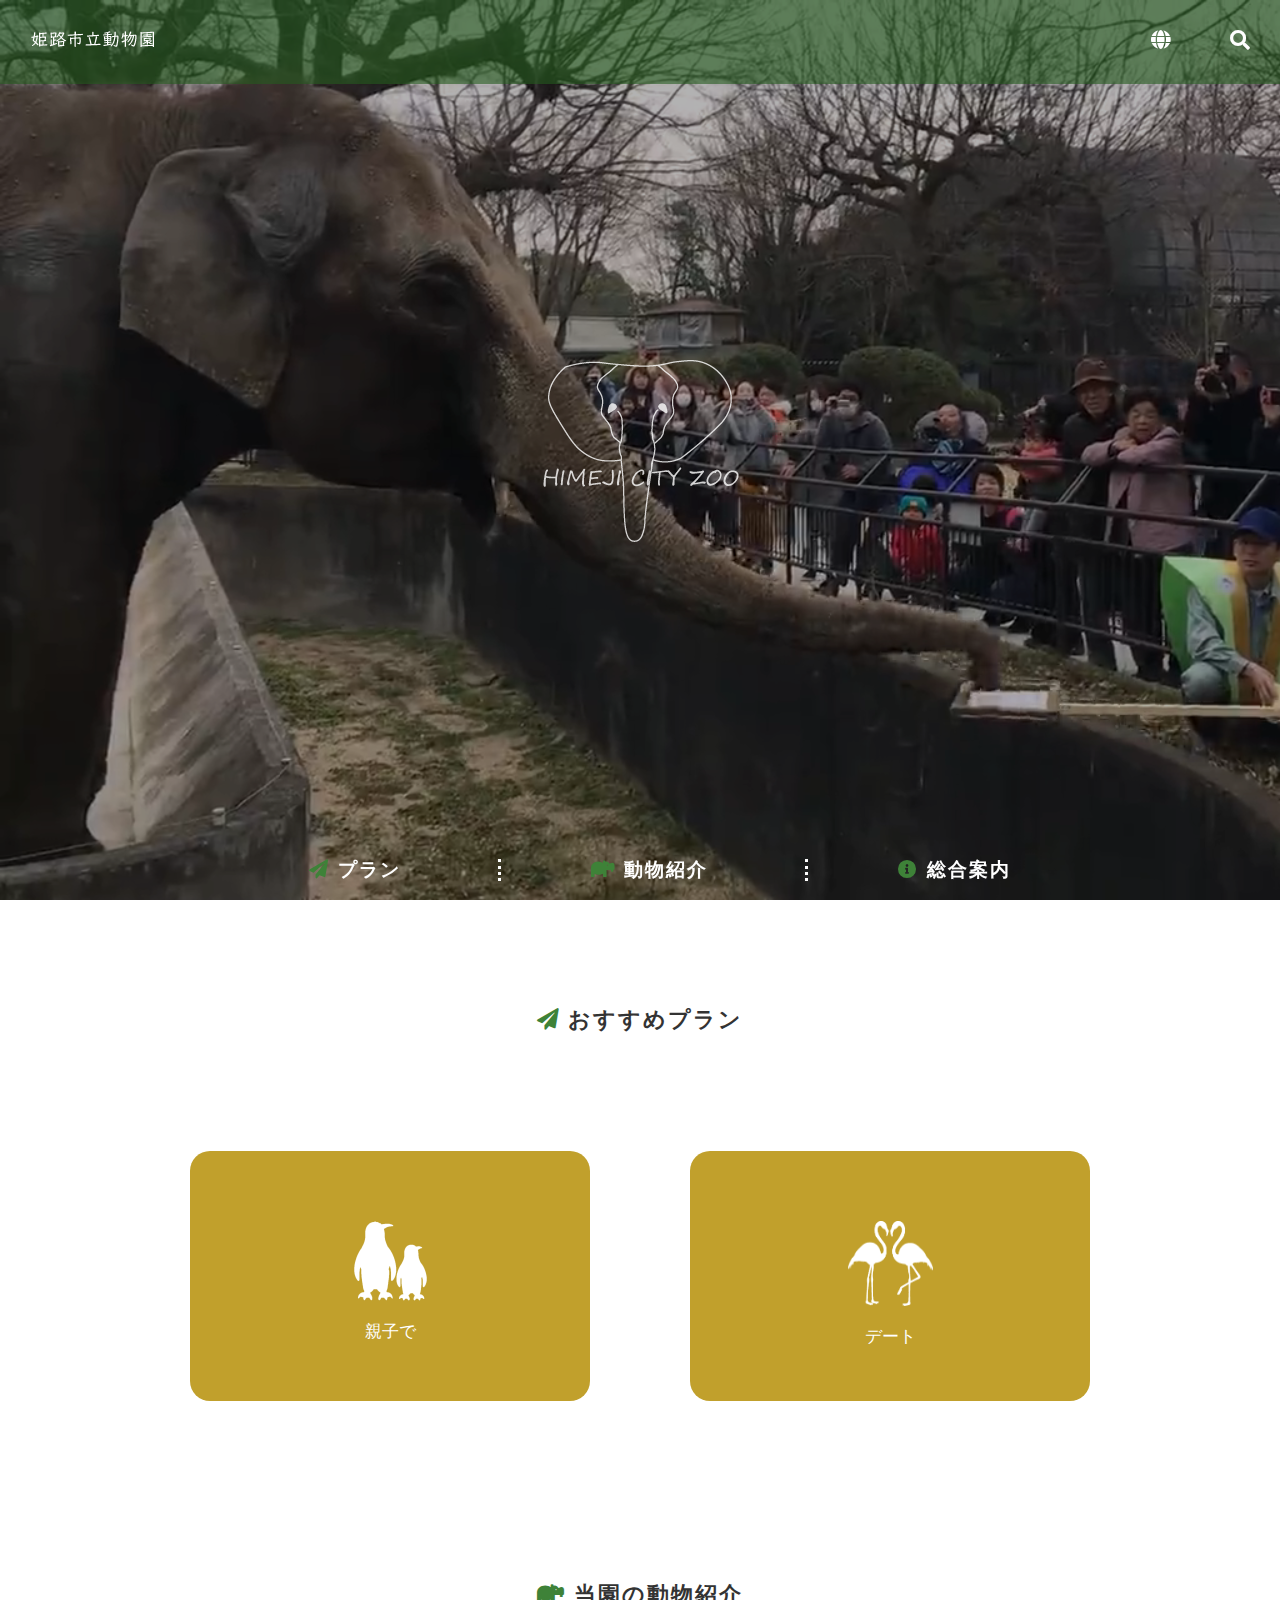
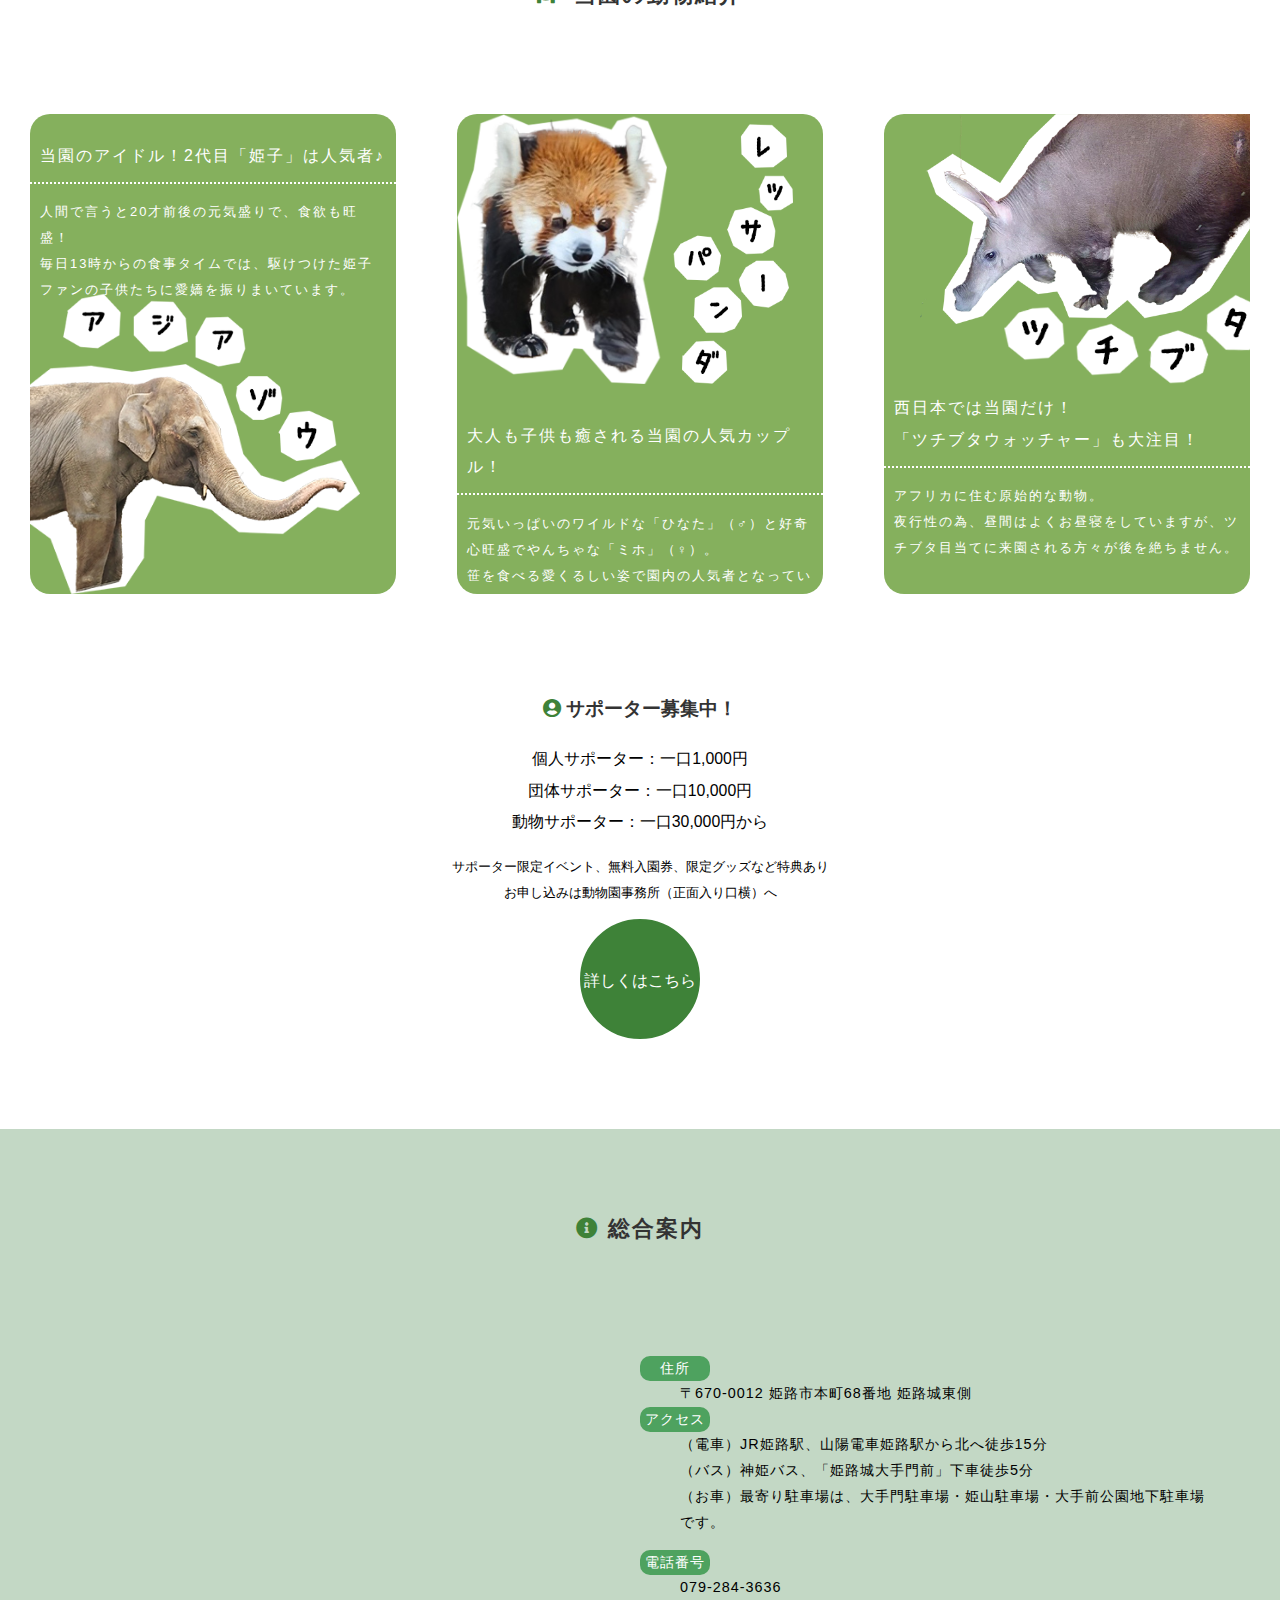
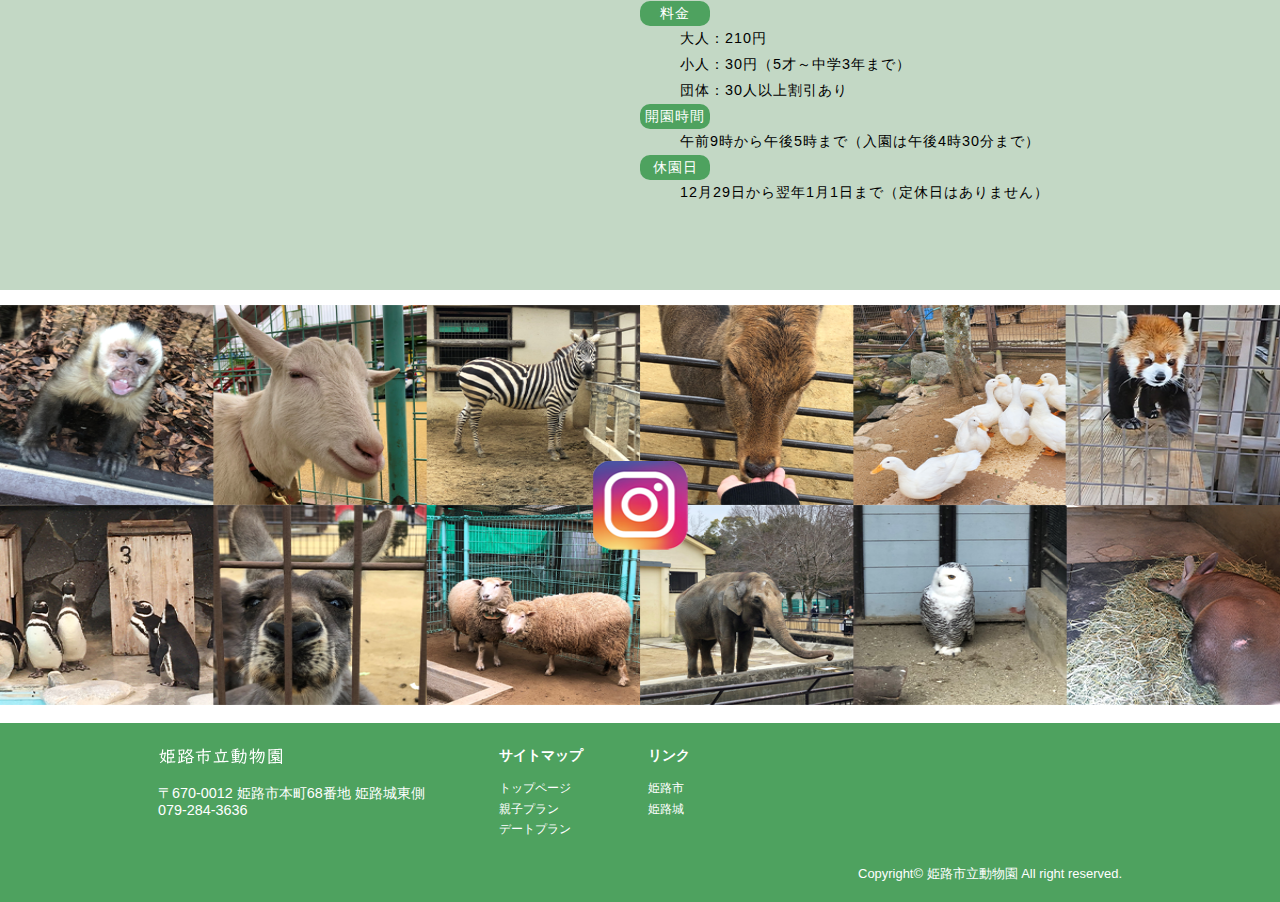
<file: public/index.html>
<!doctype html>
<html lang="ja">
<head>
	<meta charset="utf-8">
	<meta name="viewport" content="width=device-width, initial-scale=1.0, minimum-scale=1.0">
	<title>姫路市立動物園</title>
	<link href="css/normalize.css" rel="stylesheet" type="text/css">
	<link href="css/style.css" rel="stylesheet" type="text/css">
	<link href="https://use.fontawesome.com/releases/v5.6.1/css/all.css" rel="stylesheet">
</head>

<body>
<!-- header -->
	<header class="mainHeader"><!-- flex -->
		<a href="#"><img class="siteTitle" src="img/title.png" alt="タイトル画像"></a>
		<div class="wrap"><!-- flex -->
			<div class="lang">
				<a href="#"><i class="fas fa-globe logo"></i></a>
			</div>
			<div class="search">
				<a href="#"><i class="fas fa-search logo"></i></a>
			</div>
		</div>
	</header>
	
<!-- mainvideo -->
	<div class="topVisualWrap">
			
			<video class="v" src="img/topvideo_720.mp4" autoplay="" loop="" muted="" playsinline="" width="100%"></video>
			<span class="bg"></span>
			<img class="img" src="img/sitelogo.png" alt="タイトル画像">
		
		<!-- menubar -->
		<div class="menuBar">
			<ul>
				<li><a href="#situationPlan"><i class="fas fa-paper-plane icon"></i> プラン</a></li>
				<li><a href="#animalIntroduction"><i class="fas fa-hippo icon"></i> 動物紹介</a></li>
				<li><a href="#infomation"><i class="fas fa-info-circle icon"></i> 総合案内</a></li>
			</ul>
		</div>
	</div>
	


<!-- situation -->
	<div class="situationWrap" id="situationPlan">
		<h2 class="subTitle"><i class="fas fa-paper-plane icon"></i> おすすめプラン</h2>
		<ul>
			<li class="link1 focus">
				<a href="family.html" class="titleWrap">
					<img src="img/family.png" alt="親子" width="80px" height="80px">
					<p class="title">親子で</p>
				</a>
			</li>
			<li class="link2 focus">
				<a href="couple.html" class="titleWrap">
				<img src="img/couple.png" alt="デート" width="85px" height="85px">
				<p class="title">デート</p></a>
			</li>
		</ul>
	</div>

<!-- animal -->
	<div class="animalContent" id="animalIntroduction">
		<h2 class="subTitle"><i class="fas fa-hippo icon"></i> 当園の動物紹介</h2>
		<div class="container">
			<div class="wrap">
				
				<p class="title">当園のアイドル！2代目「姫子」は人気者♪</p>
				<p class="text">人間で言うと20才前後の元気盛りで、食欲も旺盛！<br>
				   毎日13時からの食事タイムでは、駆けつけた姫子ファンの子供たちに愛嬌を振りまいています。</p>
				<a href="#">
					<img class="azia" src="img/himeko2.png" alt="アジアゾウ" width="300px" height="auto">
					<img class="elephant" src="img/himeko.png" alt="動物1" width="330px" height="230px"></a>
			</div>
			<div class="wrap">
				<a href="#">
					<img src="img/ressa-panda2.png" alt="動物2" width="210px" height="270px">
					<img src="img/ressa-panda3.png" alt="動物2" width="120px" height="260px">
				</a>
				<p class="title">大人も子供も癒される当園の人気カップル！</p>
				<p class="text">元気いっぱいのワイルドな「ひなた」（♂）と好奇心旺盛でやんちゃな「ミホ」（♀）。<br>笹を食べる愛くるしい姿で園内の人気者となっています。</p>
			</div>
			<div class="wrap">
				<a href="#">
					<img class="pig" src="img/tutibuta.png" alt="動物3" width="330px" height="210px">
					<img class="tutibuta" src="img/tutibuta2.png" alt="動物3" width="260px" height="90px">
				</a>
				<div class="pigWrap">
					<p class="title">西日本では当園だけ！<br>「ツチブタウォッチャー」も大注目！</p>
					<p class="text">アフリカに住む原始的な動物。<br>
					                夜行性の為、昼間はよくお昼寝をしていますが、ツチブタ目当てに来園される方々が後を絶ちません。</p>
				</div>
			</div>
		</div>
	</div>
	<div class="support">
			<div class="supportWrap">
				<h2 class="title"><i class="fas fa-user-circle icon"></i> サポーター募集中！</h2>
				
				<dl>
					<dt>個人サポーター：一口1,000円</dt><dd></dd>
					<dt>団体サポーター：一口10,000円</dt><dd></dd>
					<dt>動物サポーター：一口30,000円から</dt><dd></dd>
				</dl>
				<p class="text">サポーター限定イベント、無料入園券、限定グッズなど特典あり<br>
				お申し込みは動物園事務所（正面入り口横）へ</p>
				<a href="#" class="btn-circle-border-simple">詳しくはこちら</a>
			</div>
	</div>
<!-- infomation -->
	<div class="infoWrap" id="infomation">
		<h2 class="subTitle"><i class="fas fa-info-circle icon"></i> 総合案内</h2>
		<div class="inner">
			<div class="left">
				<iframe src="https://www.google.com/maps/embed?pb=!1m18!1m12!1m3!1d3274.7574278163897!2d134.69295991472868!3d34.83719098039965!2m3!1f0!2f0!3f0!3m2!1i1024!2i768!4f13.1!3m3!1m2!1s0x3554e004eb00f9e5%3A0x6678f9c86c5616e3!2z5aer6Lev5biC56uLIOWLleeJqeWckg!5e0!3m2!1sja!2sjp!4v1580966322001!5m2!1sja!2sjp" width="400" height="300" frameborder="0" style="border:0;" allowfullscreen=""></iframe>
			</div>
			<div class="right">
				<dl>
				<dt class="green">住所</dt>
				<dd>〒670-0012 姫路市本町68番地 姫路城東側</dd>
				<dt class="green">アクセス</dt>
				<dd>（電車）JR姫路駅、山陽電車姫路駅から北へ徒歩15分<br>
				（バス）神姫バス、「姫路城大手門前」下車徒歩5分<br>
				（お車）最寄り駐車場は、大手門駐車場・姫山駐車場・大手前公園地下駐車場です。</dd>
				</dl>
				<dl>
				<dt class="green">電話番号</dt>
				<dd>079-284-3636</dd>
					
				<dt class="green">料金</dt>
				<dd>大人：210円<br>
				小人：30円（5才～中学3年まで）<br>
				団体：30人以上割引あり</dd>

				<dt class="green">開園時間</dt>
				<dd>午前9時から午後5時まで（入園は午後4時30分まで）</dd>

				<dt class="green">休園日</dt>
				<dd>12月29日から翌年1月1日まで（定休日はありません）</dd>
				</dl>
			</div>
		</div>
		
	</div>
	<div class="sns">
		<p class="snsWrap"><img src="img/insta3.png" alt="" width="1024px" height="300px"></p>
		
	</div>
	

<!-- footer -->
	<footer class="mainFooter cf">
            <div class="footerInner">
                <div class="info">
                    <p><a href="#"><img src="img/footer_logo.png" alt="タイトル画像"></a></p>
                    <p>〒670-0012 姫路市本町68番地 姫路城東側<br>079-284-3636</p>
                </div>
                <div class="sitemap">
                    <p><span class="bold">サイトマップ</span></p>
                    <ul>
                        <li><a href="https://www.city.himeji.lg.jp/">トップページ</a></li>
                        <li><a href="https://www.city.himeji.lg.jp/castle/index.html">親子プラン</a></li>
                        <li><a href="https://www.city.himeji.lg.jp/castle/index.html">デートプラン</a></li>
                    </ul>
                </div>
                <div class="link">
                    <p><span class="bold">リンク</span></p>
                    <ul>
                        <li><a href="https://www.city.himeji.lg.jp/">姫路市</a></li>
                        <li><a href="https://www.city.himeji.lg.jp/castle/index.html">姫路城</a></li>
                    </ul>
                </div>
                <p class="copy">Copyright&copy; 姫路市立動物園 All right reserved.</p>
            </div>
            
        </footer>
</body>
</html>
</file>
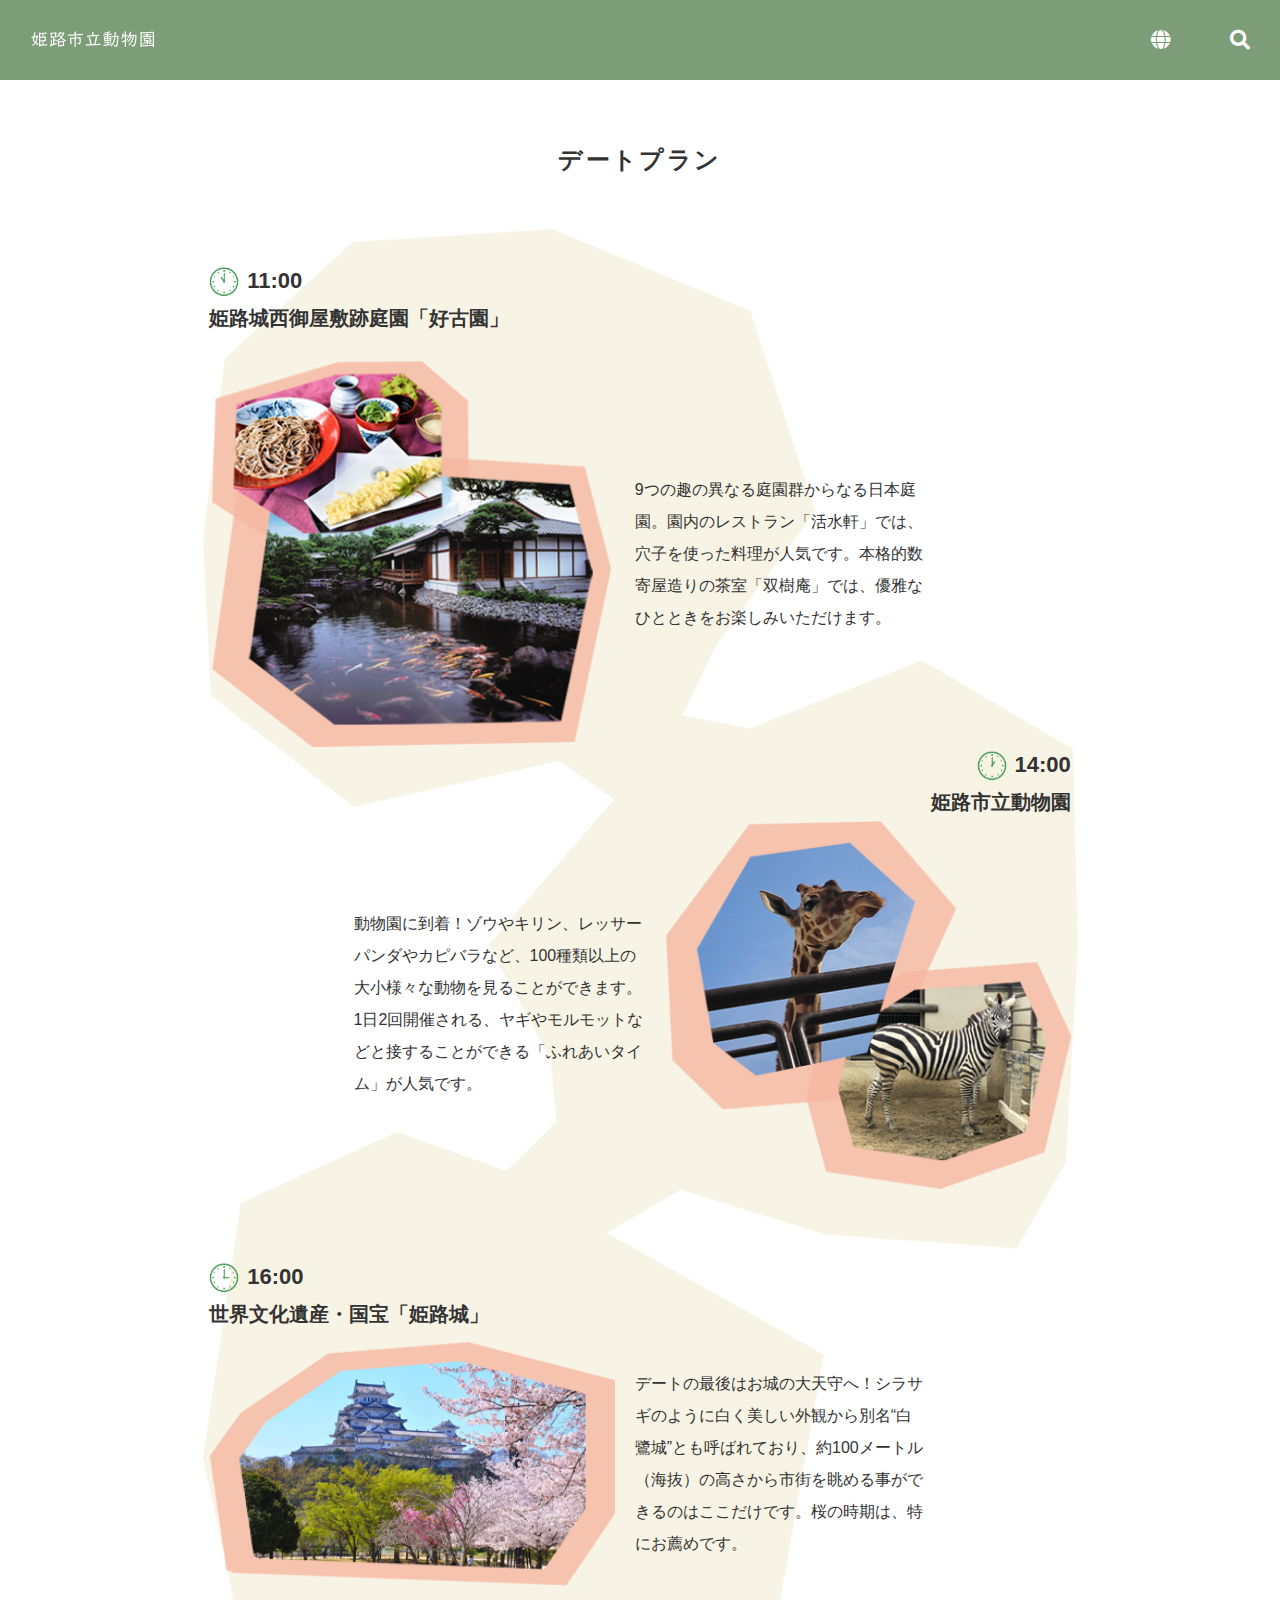
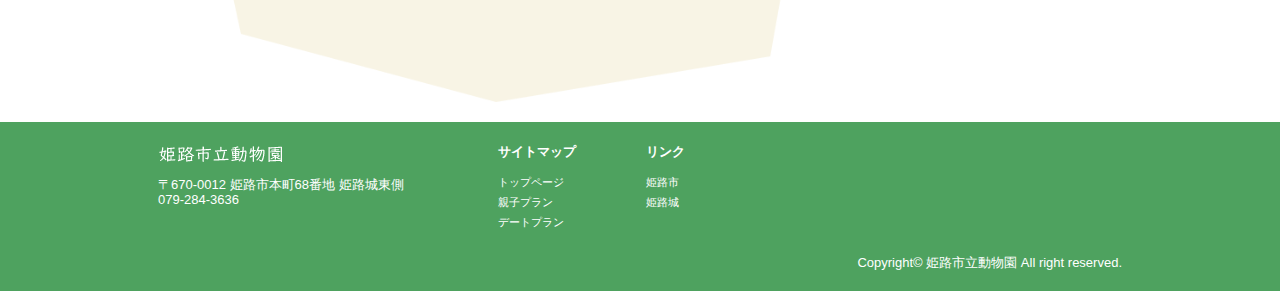
<file: public/couple.html>
<!doctype html>
<html>
    <head>
        <meta charset="utf-8">
        <meta name="viewport" content="width=device-width, initial-scale=1.0, minimum-scale=1.0">
        <link href="https://use.fontawesome.com/releases/v5.6.1/css/all.css" rel="stylesheet">
        <link rel="stylesheet" href="css/normalize.css">
        <link rel="stylesheet" href="css/micro-clearfix.css">
        <link rel="stylesheet" href="css/header_and_footer.css">
        <link rel="stylesheet" href="css/plan.css">
        <title>デートプラン</title>
    </head>

    <body>
        <!-- header -->
        <header class="mainHeader">
            <a href="index.html"><img class="siteTitle" src="img/title.png" alt="タイトル画像"></a>
            <div class="wrap">
                <div class="lang">
                    <a href="#"><i class="fas fa-globe logo"></i></a>
                </div>
                <div class="search">
                    <a href="#"><i class="fas fa-search logo"></i></a>
                </div>
            </div>
        </header>

        <!-- planWrap -->
        <div class="planWrap">
            <h1 class="planTitle">デートプラン</h1>
            <div class="scheduleWrap cf">
                <div class="scheduleItem item1">
                    <h2 class="time">11:00</h2>
                    <p class="placeName">姫路城西御屋敷跡庭園「好古園」</p>
                    <p class="photo"><img src="img/couple_img_01.png" alt=""></p>
                    <p class="article">9つの趣の異なる庭園群からなる日本庭園。園内のレストラン「活水軒」では、穴子を使った料理が人気です。本格的数寄屋造りの茶室「双樹庵」では、優雅なひとときをお楽しみいただけます。</p>
                </div>
                <div class="scheduleItem item2 couple-item2">
                    <h2 class="time">14:00</h2>
                    <p class="placeName">姫路市立動物園</p>
                    <div class="replace">
                        <p class="photo"><img src="img/couple_img_02.png" alt=""></p>
                        <p class="article">動物園に到着！ゾウやキリン、レッサーパンダやカピバラなど、100種類以上の大小様々な動物を見ることができます。1日2回開催される、ヤギやモルモットなどと接することができる「ふれあいタイム」が人気です。</p>
                    </div>
                </div>
                <div class="scheduleItem item3 couple-item3">
                    <h2 class="time">16:00</h2>
                    <p class="placeName">世界文化遺産・国宝「姫路城」</p>
                    <p class="photo"><img src="img/couple_img_03.png" alt=""></p>
                    <p class="article">デートの最後はお城の大天守へ！シラサギのように白く美しい外観から別名“白鷺城”とも呼ばれており、約100メートル（海抜）の高さから市街を眺める事ができるのはここだけです。桜の時期は、特にお薦めです。</p>
                </div>
            </div>
		</div>

        <!-- footer -->
        <footer class="mainFooter cf">
            <div class="footerInner">
                <div class="info">
                    <p><a href="index.html"><img src="img/footer_logo.png" alt="タイトル画像"></a></p>
                    <p>〒670-0012 姫路市本町68番地 姫路城東側<br>079-284-3636</p>
                </div>
                <div class="sitemap">
                    <p><span class="bold">サイトマップ</span></p>
                    <ul>
                        <li><a href="index.html">トップページ</a></li>
                        <li><a href="family.html">親子プラン</a></li>
                        <li><a href="couple.html">デートプラン</a></li>
                    </ul>
                </div>
                <div class="link">
                    <p><span class="bold">リンク</span></p>
                    <ul>
                        <li><a href="https://www.city.himeji.lg.jp/">姫路市</a></li>
                        <li><a href="https://www.city.himeji.lg.jp/castle/index.html">姫路城</a></li>
                    </ul>
                </div>
                <p class="copy">Copyright&copy; 姫路市立動物園 All right reserved.</p>
            </div>
        </footer>
    </body>
</html>
</file>
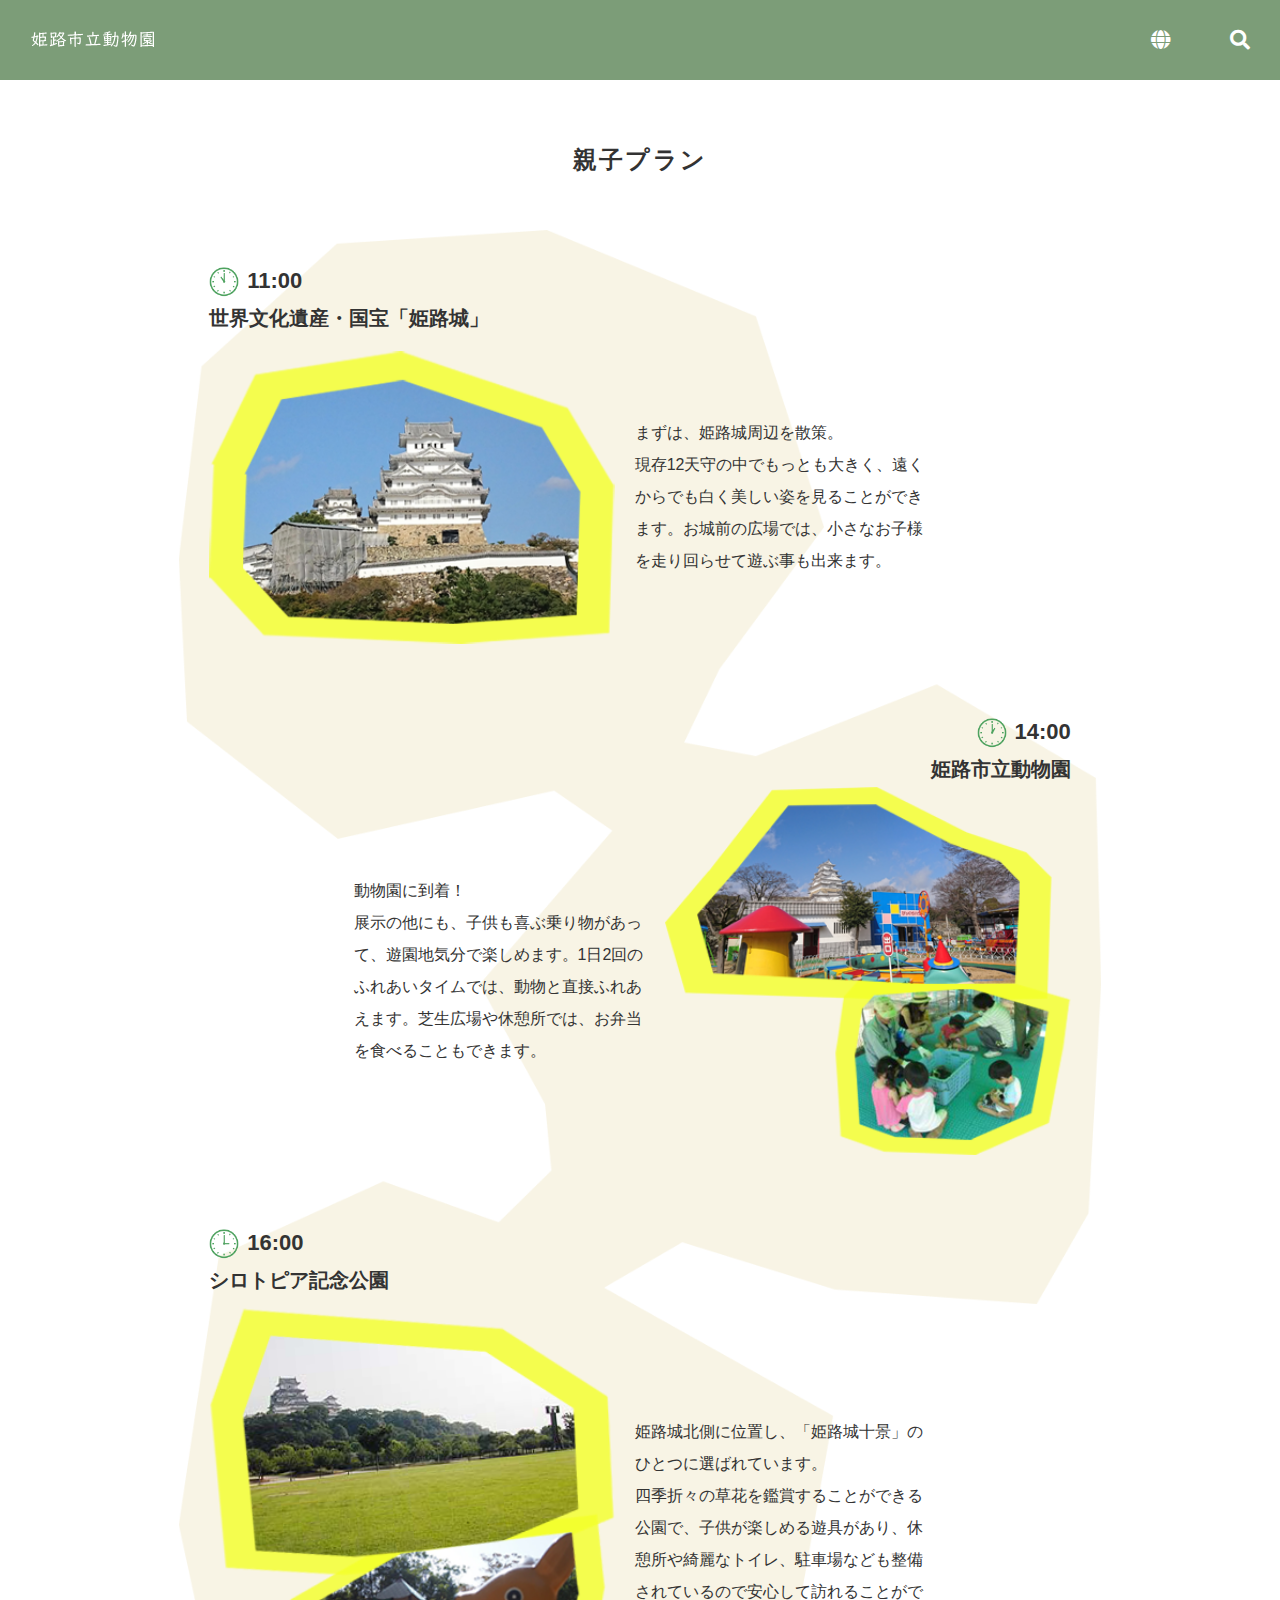
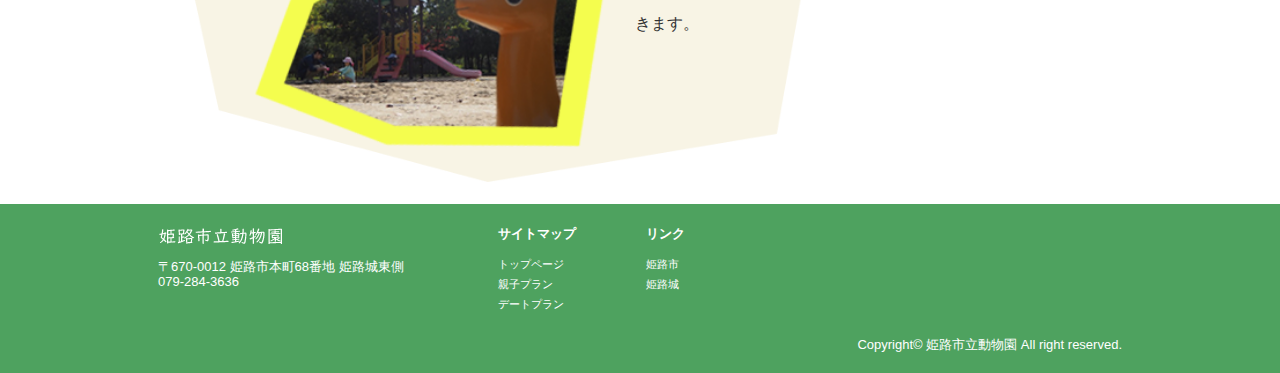
<file: public/family.html>
<!doctype html>
<html>
    <head>
        <meta charset="utf-8">
        <meta name="viewport" content="width=device-width, initial-scale=1.0, minimum-scale=1.0">
        <link href="https://use.fontawesome.com/releases/v5.6.1/css/all.css" rel="stylesheet">
        <link rel="stylesheet" href="css/normalize.css">
        <link rel="stylesheet" href="css/micro-clearfix.css">
        <link rel="stylesheet" href="css/header_and_footer.css">
        <link rel="stylesheet" href="css/plan.css">
        <title>親子プラン</title>
    </head>

    <body>
        <!-- header -->
        <header class="mainHeader">
            <a href="index.html"><img class="siteTitle" src="img/title.png" alt="タイトル画像"></a>
            <div class="wrap">
                <div class="lang">
                    <a href="#"><i class="fas fa-globe logo"></i></a>
                </div>
                <div class="search">
                    <a href="#"><i class="fas fa-search logo"></i></a>
                </div>
            </div>
        </header>
    
        <!-- planWrap -->
        <div class="planWrap">
            <h1 class="planTitle">親子プラン</h1>
            <div class="scheduleWrap cf">
                <div class="scheduleItem item1">
                    <h2 class="time">11:00</h2>
                    <p class="placeName">世界文化遺産・国宝「姫路城」</p>
                    <p class="photo"><img src="img/family_img_01.png" alt=""></p>
                    <p class="article">まずは、姫路城周辺を散策。<br>現存12天守の中でもっとも大きく、遠くからでも白く美しい姿を見ることができます。お城前の広場では、小さなお子様を走り回らせて遊ぶ事も出来ます。</p>
                </div>
                <div class="scheduleItem item2">
                    <h2 class="time">14:00</h2>
                    <p class="placeName">姫路市立動物園</p>
                    <div class="replace">
                        <p class="photo"><img src="img/family_img_02.png" alt=""></p>
                        <p class="article">動物園に到着！<br>展示の他にも、子供も喜ぶ乗り物があって、遊園地気分で楽しめます。1日2回のふれあいタイムでは、動物と直接ふれあえます。芝生広場や休憩所では、お弁当を食べることもできます。</p>
                    </div>
                </div>
                <div class="scheduleItem item3">
                    <h2 class="time">16:00</h2>
                    <p class="placeName">シロトピア記念公園</p>
                    <p class="photo"><img src="img/family_img_03.png" alt=""></p>
                    <p class="article">姫路城北側に位置し、「姫路城十景」のひとつに選ばれています。<br>四季折々の草花を鑑賞することができる公園で、子供が楽しめる遊具があり、休憩所や綺麗なトイレ、駐車場なども整備されているので安心して訪れることができます。</p>
                </div>
            </div>
        </div>
        
        <!-- footer -->
        <footer class="mainFooter cf">
            <div class="footerInner">
                <div class="info">
                    <p><a href="index.html"><img src="img/footer_logo.png" alt="タイトル画像"></a></p>
                    <p>〒670-0012 姫路市本町68番地 姫路城東側<br>079-284-3636</p>
                </div>
                <div class="sitemap">
                    <p><span class="bold">サイトマップ</span></p>
                    <ul>
                        <li><a href="index.html">トップページ</a></li>
                        <li><a href="family.html">親子プラン</a></li>
                        <li><a href="couple.html">デートプラン</a></li>
                    </ul>
                </div>
                <div class="link">
                    <p><span class="bold">リンク</span></p>
                    <ul>
                        <li><a href="https://www.city.himeji.lg.jp/">姫路市</a></li>
                        <li><a href="https://www.city.himeji.lg.jp/castle/index.html">姫路城</a></li>
                    </ul>
                </div>
                <p class="copy">Copyright&copy; 姫路市立動物園 All right reserved.</p>
            </div>
        </footer>  
    </body>
</html>
</file>
<file: public/css/style.css>
@charset "utf-8";
/* CSS Document */

html{
	font-size: 90%;
}

body{
	font-family:-apple-system,BlinkMacSystemFont,"Helvetica Neue","Hiragino Kaku Gothic ProN","游ゴシック Medium",meiryo,"Droid Sans",sans-serif;
	text-align: center;
}

a:link,a:visited,a:hover,a:active{
	color: #fff;
	text-decoration: none;
}

li{
	list-style: none;
}

/* header */

.mainHeader {
	background-color: rgba(36,92,30,0.6);
	width: 100%;
	position: fixed;
	z-index: 1;
	padding: 0;
	display: flex;
	justify-content: space-between;
}

.mainHeader .wrap{
	display: flex;
}

.mainHeader .logo{
	width: 80px;
	height: 80px;
	font-size: 20px;
	text-align: center;
	padding: 30px;
	color: #fff;
}

.siteTitle{
	padding: 30px;
}

/* mainvideo */

.topVisualWrap{
	width: 100%;
	height: 100vh;
  max-height: 1200px;
	position: relative;
	overflow: hidden;
}

.topVisualWrap img{
	position: absolute;
	left: 0;
	top: 0;
	right: 0;
	bottom: 0;
	margin: auto;
	opacity: 0.8;
}

video{
	 position: absolute;
	  left: 0;
	  width: auto;
	  height: auto;
	  min-width: 100%;
	  min-height: 100%;
	 background-size: cover;
}

.bg{
	position: absolute;
	width: 100%;
	height: 100%;
	top: -100;
	left: 0;
	background: #000;
	background-size: cover;
	opacity: 0.3;
}

/* menubar */
.menuBar{
	position: absolute;
	left: 0;
	right: 0;
	bottom: 0;
	margin: auto;
}

.menuBar ul{
	font-size: 19px;
	font-weight: 600;
	letter-spacing: 2px;
}

.menuBar li{
	display: inline-block;
	padding: 0 100px;
}

.menuBar li+ li {
    border-left: 3px dotted #fff;
}

.menuBar a{
	color: #fff;
}

.icon{
	color: #3E8238;
}

/* situation */

.subTitle{
	text-align: center;
	letter-spacing: 2px;
	color: #333;
	padding-bottom: 50px;
}

.situationWrap{
	padding: 90px;
}

.situationWrap ul{
	padding: 50px;
	display: flex;
	justify-content: center;
}

.situationWrap li{
	width: 450px;
	height: 250px;

}

.situationWrap a{
	display: block;
	border-radius: 20px;
	height: 250px;
	padding: 70px 0;
}

.situationWrap .link1,.link2{
	margin: 0 50px;
	cursor: pointer;
}

.titleWrap .title{
	text-align: center;
	font-size: 1.2rem;
	color: #fff;
}

.situationWrap .link1 a,.link2 a{
	background-color:#C1A02C;
}

.focus:hover{
	opacity: 0.8;
}

/* animal */

.animalContent{
	color: #fff;
	letter-spacing: 2px;
	line-height: 2;
	text-align: left;
}
.container{
	display: flex;
	justify-content: space-between;
	padding: 30px 30px 0;
}

.container .wrap{
	position: relative;
	width: 30%;
	height: 480px;
	background-color:rgba(102,156,52,0.80);
	border-radius: 20px;
}

.azia{
	position: absolute;
	bottom: 10px;
	left: 25px;
}

.elephant{
	position: absolute;
	bottom: 0;
	left: 0;
}

.tutibuta{
	position: absolute;
	top: 180px;
	left: 120px;
}

.wrap .pig{
	position: absolute;
	top: 0;
	right: 0;
}

.pigWrap{
	position: absolute;
	bottom: 20px;
}

.animalContent .title{
	font-size: 1.1rem;
	padding: 10px;
	border-bottom: 2px dotted white;
}

.animalContent .text{
	font-size: 0.9rem;
	padding: 0 10px;
}

/* infomation */
.infoWrap{
	text-align: left;
	padding: 70px;
	letter-spacing: 1px;
	background-color:rgba(56,126,62,0.30)
}

.green{
	width: 70px;
	height: 25px;
	text-align: center;
	color: #fff;
	background-color: #4EA25F;
	border-radius: 10px;
}

.infoWrap h2{
	text-align: center;
	margin-bottom: 50px;
}

.infoWrap .inner{
	display: flex;
	justify-content: space-between;
}

.left{
	padding: 50px;
}

.left,.right{
	width: 50%;
	letter-spacing: 1px;
	line-height: 1.8;
}

h3{
	margin-bottom: 20px;
}

/* support */

.support{
	padding: 30px;
	text-align: center;
	font-size: 1.1rem;
}

.supportWrap{
	padding: 50px;
	line-height: 2;
}

.supportWrap .title{
	color: #333;
	font-size: 1.3rem;
}

.supportWrap .text{
	font-size: 0.9rem;
}

.btn-circle-border-simple {
	 background: #3E8238;
	  display: inline-block;
	  text-decoration: none;
	  color: #000;
	  width: 120px;
	  height: 120px;
	  line-height: 120px;
	  border-radius: 50%;
	  border: solid 2px #3E8238;
	  text-align: center;
	  overflow: hidden;
	  font-weight: 500;
	  transition: .4s;
}

.btn-circle-border-simple:hover {
	background: #C1A02C;
	border: solid 2px #C1A02C;
}

.btn-circle-border-simple a:link{
	color: #333;
}

/* sns */

.snsWrap{

	min-width: 1024px;
}

.sns img{
	width: 100%;
	height: 400px;
	margin: 0;
	padding: 0;
}

/* footer */

.mainFooter{
	width: 100%;
    min-width: 1024px;
	background-color: #4EA25F;
    color: #fff;
	margin: 0;
	padding: 0;
}

.mainFooter .bold {
    font-weight: bold;
}

.footerInner {
    width: 1024px;
    margin: 0 auto;
    padding: 10px 30px;
    text-align: left;
}

.footerInner>* {
    display: inline-block;
    vertical-align: top;
}

.footerInner p {
    /font-size: 1.3rem;
}

.footerInner ul {
    padding: 0;
}

.footerInner li {
    font-size: 0.8rem;
    line-height: 1.8;
}

.footerInner li a:hover {
    text-decoration: underline;
}

.info {
    width: 35%;
	text-align: left;
}

.sitemap {
    width: 15%;
}

.link {
    width: 15%;
}

.copy {
    width: 100%;
    margin-bottom: 10px;
    text-align: right;
    font-size: 0.9rem;
}

@media screen and (max-width:685px){
  /*0px以上で適用する内容*/

	.menuBar li{
		display: block;
	   padding: 50px;
}

}

@media screen and (max-width:1137px){
  /*300px以上で適用する内容*/



.menuBar li{
	display: inline-block;
	padding: 0 50px;
}


}

@media screen and (min-width:1136px){
  /*600px以上で適用する内容*/

	.menuBar li{
	display: inline-block;
	padding: 0 90px;
}

}
</file>
<file: public/css/micro-clearfix.css>
@charset "utf-8";
/* CSS Document */

/* For modern browsers */
.cf:before,
.cf:after {
    content:"";
    display:table;
}
 
.cf:after {
    clear:both;
}
 
/* For IE 6/7 (trigger hasLayout) */
.cf {
    zoom:1;
}
</file>
<file: public/css/header_and_footer.css>
@charset "utf-8";
/* CSS Document */

html {
    font-size: 62.5%;
}

body{
	font-family:-apple-system,BlinkMacSystemFont,"Helvetica Neue","Hiragino Kaku Gothic ProN","游ゴシック Medium",meiryo,"Droid Sans",sans-serif;
    color: #333;
}

a:link,a:visited,a:hover,a:active{
	color: #fff;
	text-decoration: none;
}

li{
	list-style: none;
}

img {
    vertical-align: top;
}

/* header */

.siteTitle{
	padding: 30px;
}

.mainHeader {
	display: flex;
	justify-content: space-between;
	width: 100%;
	height: 80px;
    background-color: rgba(36,92,30,0.6);
}

.mainHeader .logo{
	width: 80px;
	height: 80px;
    padding: 30px;
    text-align: center;
	font-size: 20px;
	color: #fff;
}

.mainHeader .wrap{
	display: flex;
}


/* footer */

.mainFooter{
	width: 100%;
    min-width: 1024px;
	background-color: #4EA25F;
    color: #fff;
}

.mainFooter .bold {
    font-weight: bold;
}

.footerInner {
    width: 1024px;
    margin: 0 auto;
    padding: 10px 30px;

}

.footerInner>* {
    display: inline-block;
    vertical-align: top;
}

.footerInner p {
    font-size: 1.3rem;
}

.footerInner ul {
    padding: 0;
}

.footerInner li {
    font-size: 1.1rem;
    line-height: 1.8;
}

.footerInner li a:hover {
    text-decoration: underline;
}

.info {
    width: 35%;
}

.sitemap {
    width: 15%;
}

.link {
    width: 15%;
}

.copy {
    width: 100%;
    margin-bottom: 10px;
    text-align: right;
    font-size: 1.1rem;
}
</file>
<file: public/css/plan.css>
@charset "utf-8";
/* CSS Document */


*, *::before, *::after {
    box-sizing: border-box;
}

img {
    vertical-align: top;
}

html {
    font-size: 62.5%;
}

.planWrap {
    width: 1024px;
    margin: 0 auto 20px;
}

.planTitle {
    padding: 50px;
    margin-bottom: 5px;
    text-align: center;
    font-size: 2.4rem;
    letter-spacing: 0.1em;
}

.scheduleWrap {
    width: 90%;
    margin: 0 auto;
    background: url("../img/plan_bg.png") no-repeat scroll center;
    background-size: contain;

}

.scheduleItem {
    position: relative;
    width: 80%;
    margin: 0 30px;
    padding: 20px 0;
    font-size: 0;
}


.time {
    margin-bottom: -10px;
    font-size: 2.2rem;
}

.time:before {
    content: '';/*何も入れない*/
    display: inline-block;/*忘れずに！*/
    width: 30px;
    height: 30px;
    margin-right: 8px;
    background-size: contain;
    vertical-align: middle;
}

.item1 .time:before {
    background-image: url("../img/time1.png");
}

.item2 .time:before {
    background-image: url("../img/time2.png");
}

.item3 .time:before {
    background-image: url("../img/time3.png");
}

.placeName {
    font-size: 2.0rem;
    font-weight: bold;
}

.photo {
    display: inline-block;
    width: 55%;
    vertical-align: middle;
    font-size: 1.6rem;
}

.photo img {
    width: 100%;
}

.article {
    display: inline-block;
    width: 45%;
    padding: 0 20px;
    vertical-align: middle;
    font-size: 1.6rem;
    line-height: 2;
    line-break: normal;
}

.scheduleWrap>:nth-child(odd) {
    float: left;
}

.scheduleWrap>:nth-child(even) {
    float: right;
}

.scheduleWrap>:nth-child(even) .time {
    text-align: right;
}

.scheduleWrap>:nth-child(even) .placeName {
    text-align: right;
}

.scheduleWrap>:nth-child(even) .replace {
    display: flex;
    flex-direction: row-reverse;
    align-items: center;
}

.scheduleWrap>:nth-child(even) .replace .photo {
    order: 1;
}

.scheduleWrap>:nth-child(even) .replace .article {
    order: 2;
}

/*　位置の微調整　*/
.item1 .placeName {
    margin-bottom: 5px;
}

.item2 .placeName {
    margin-bottom: -10px;
}

.item3 .placeName {
    margin-bottom: 0px;
}

.couple-item2 {
  margin-top: -80px;
}

.couple-item3 {
  margin-bottom: 80px;
}
</file>
